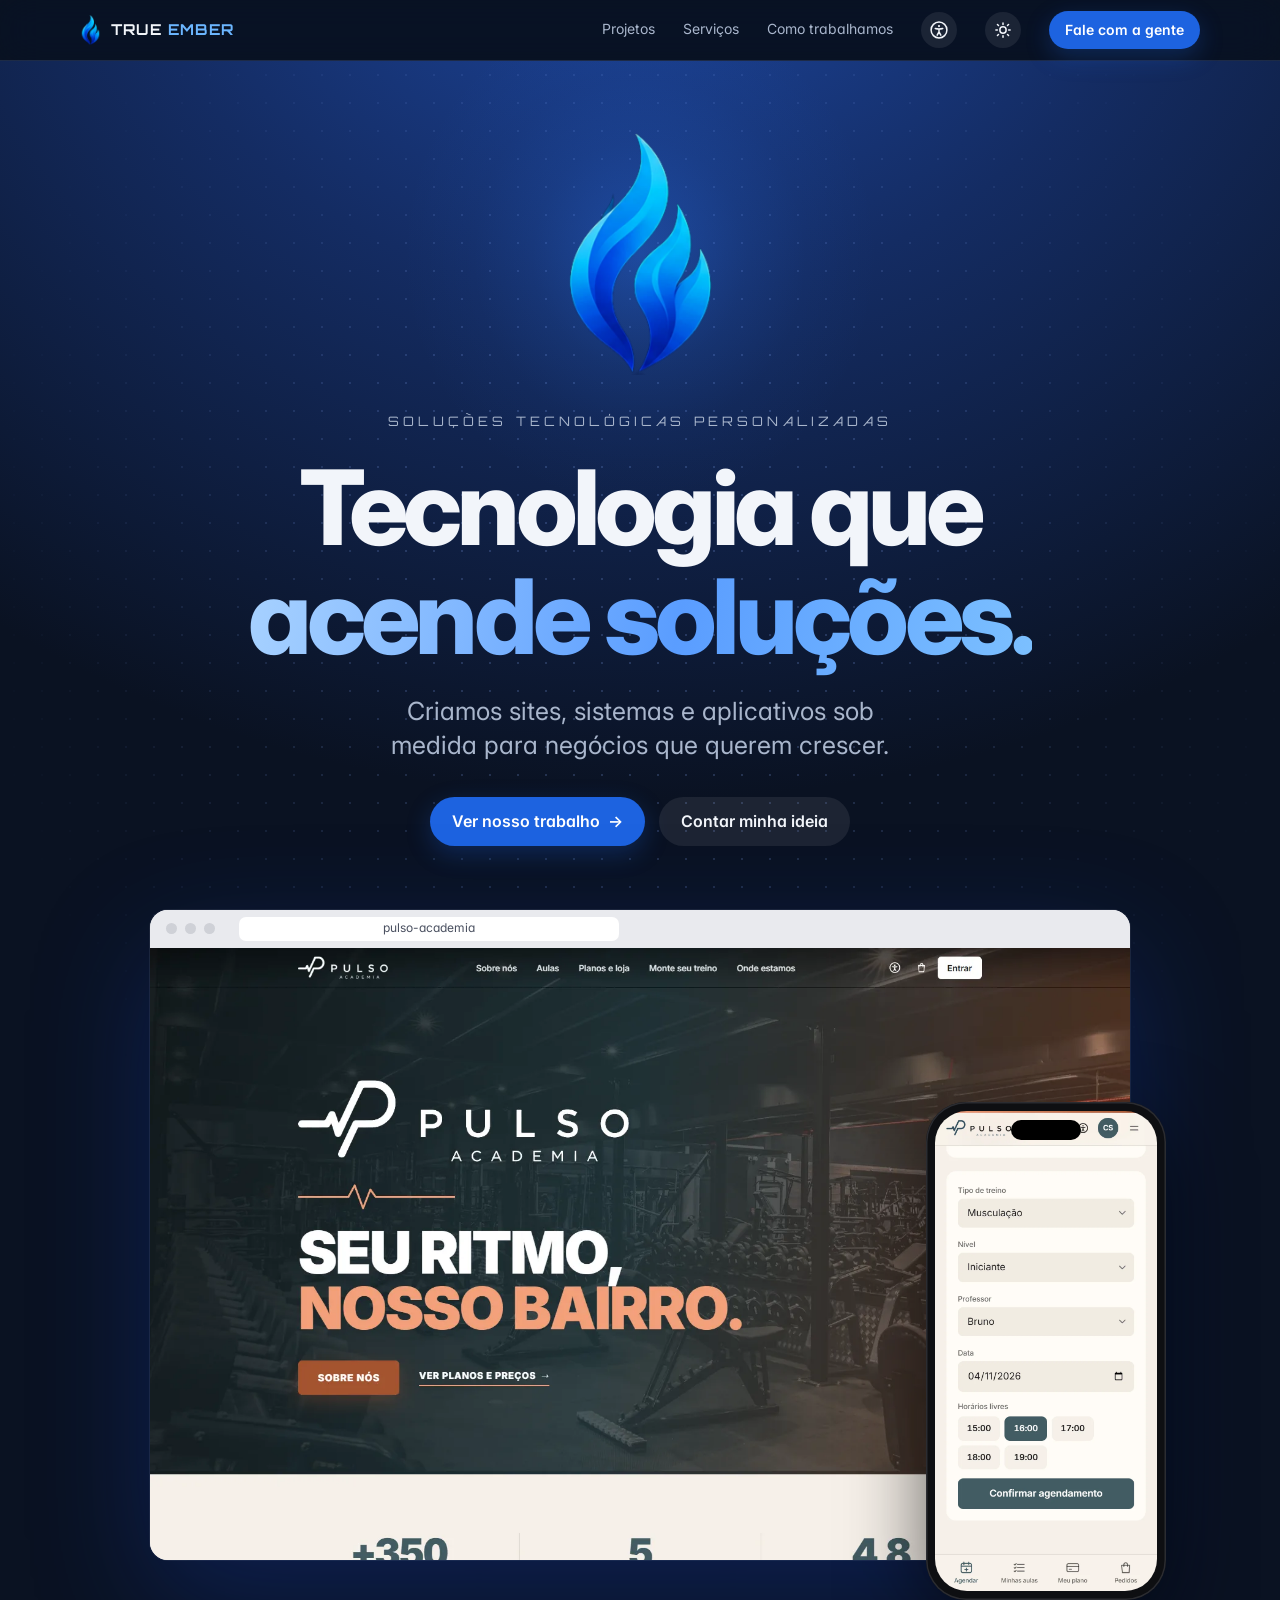
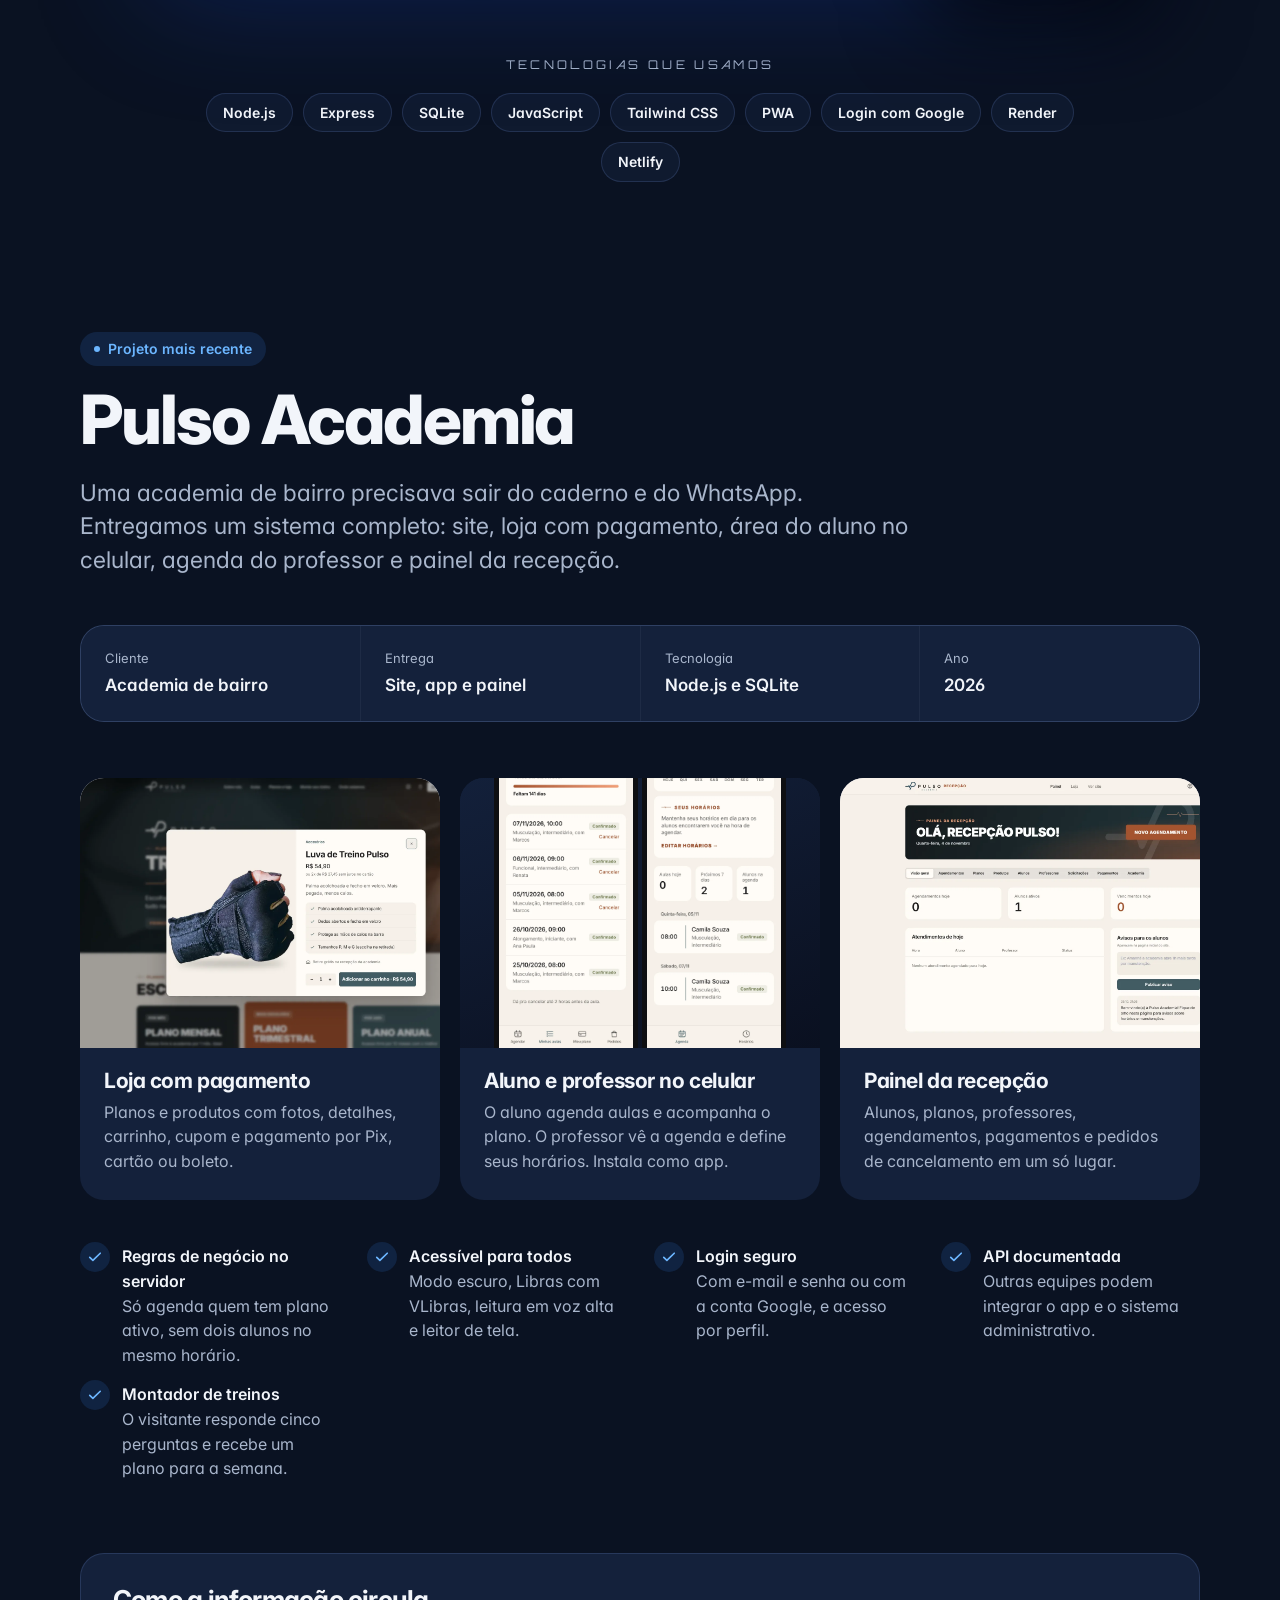
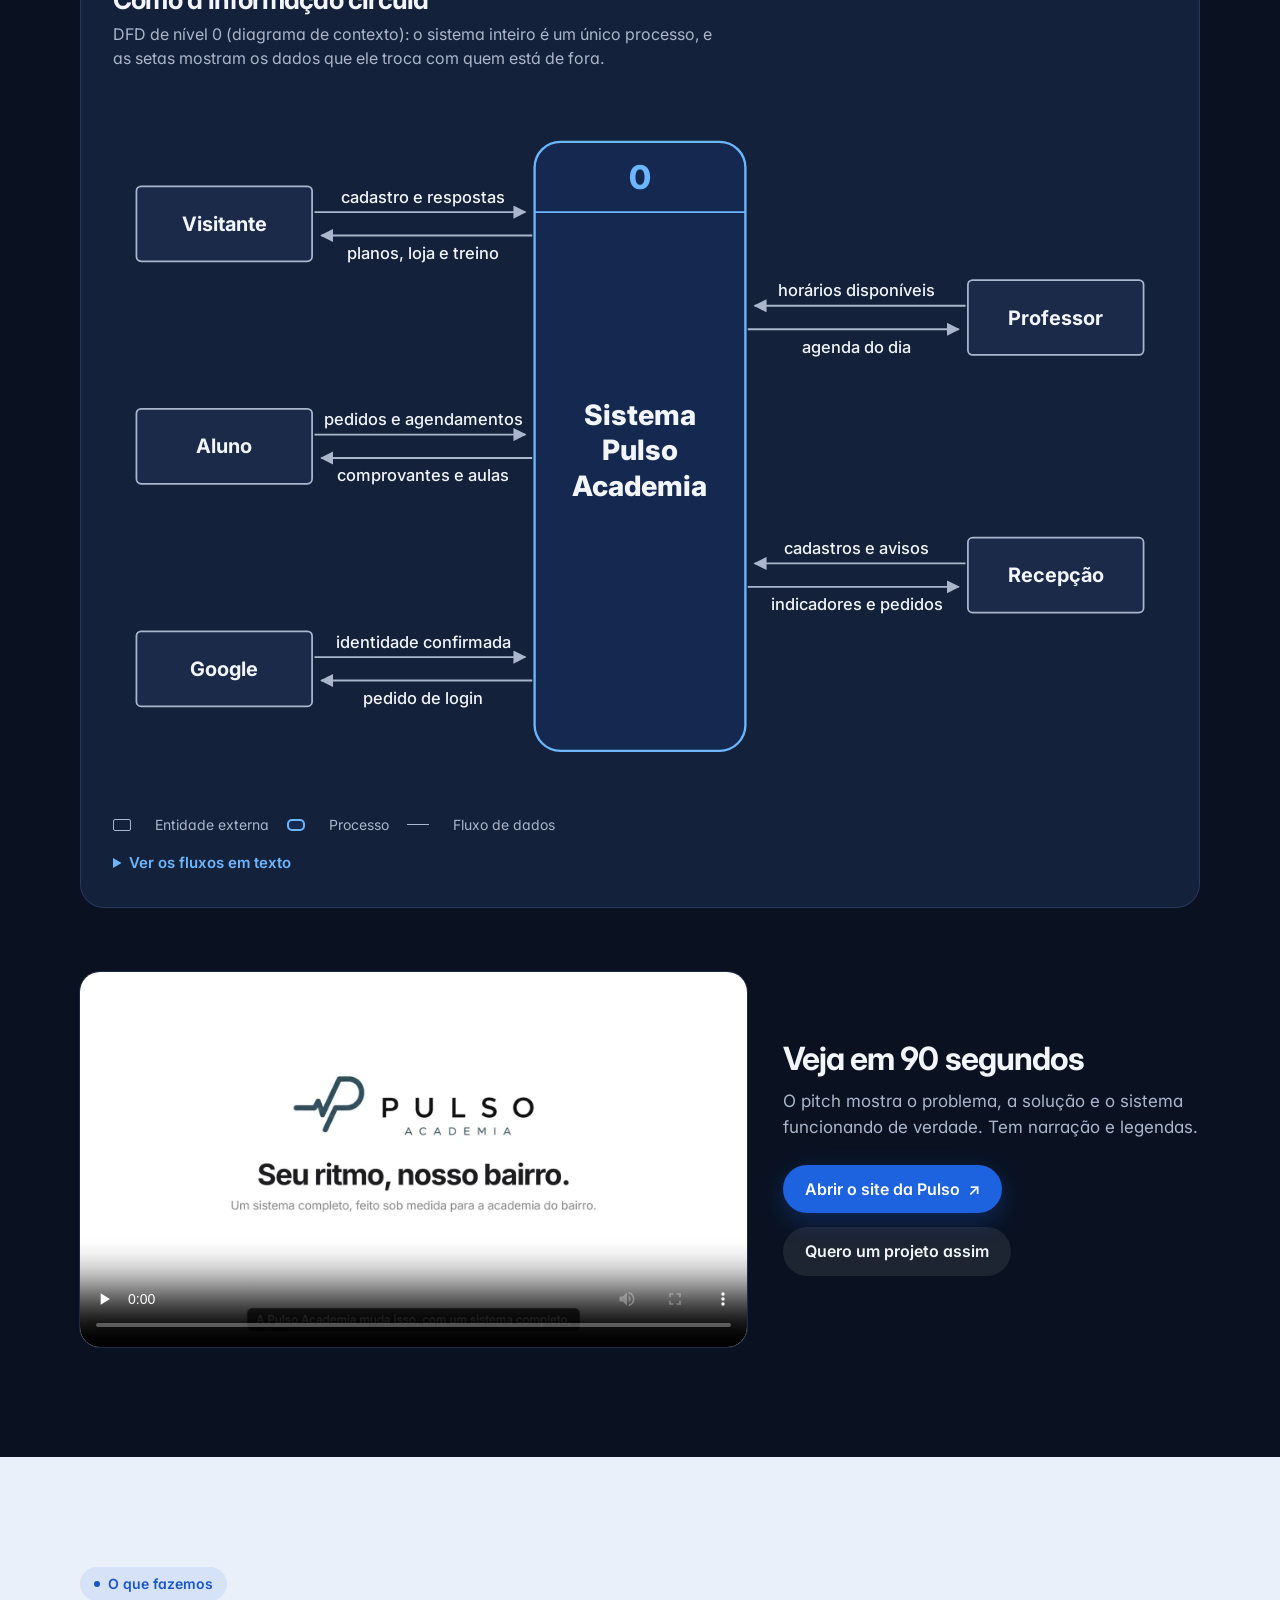
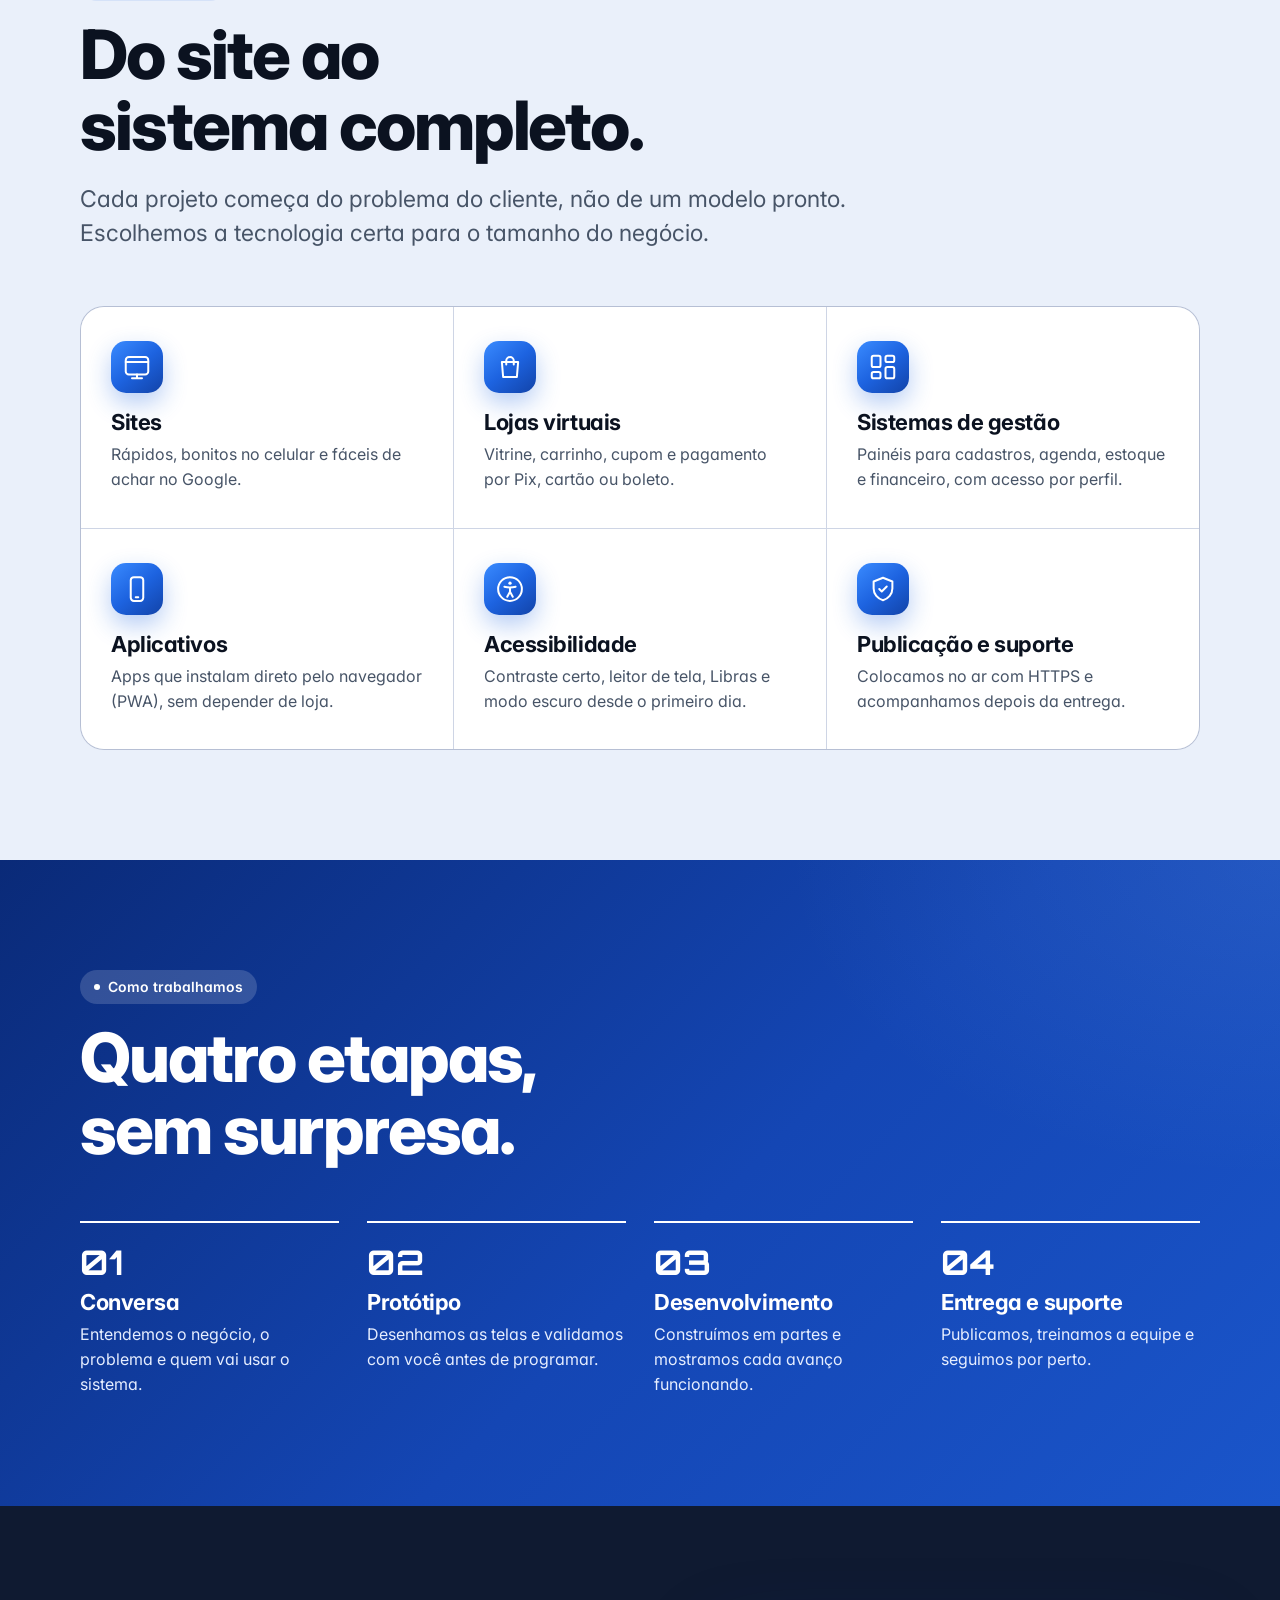
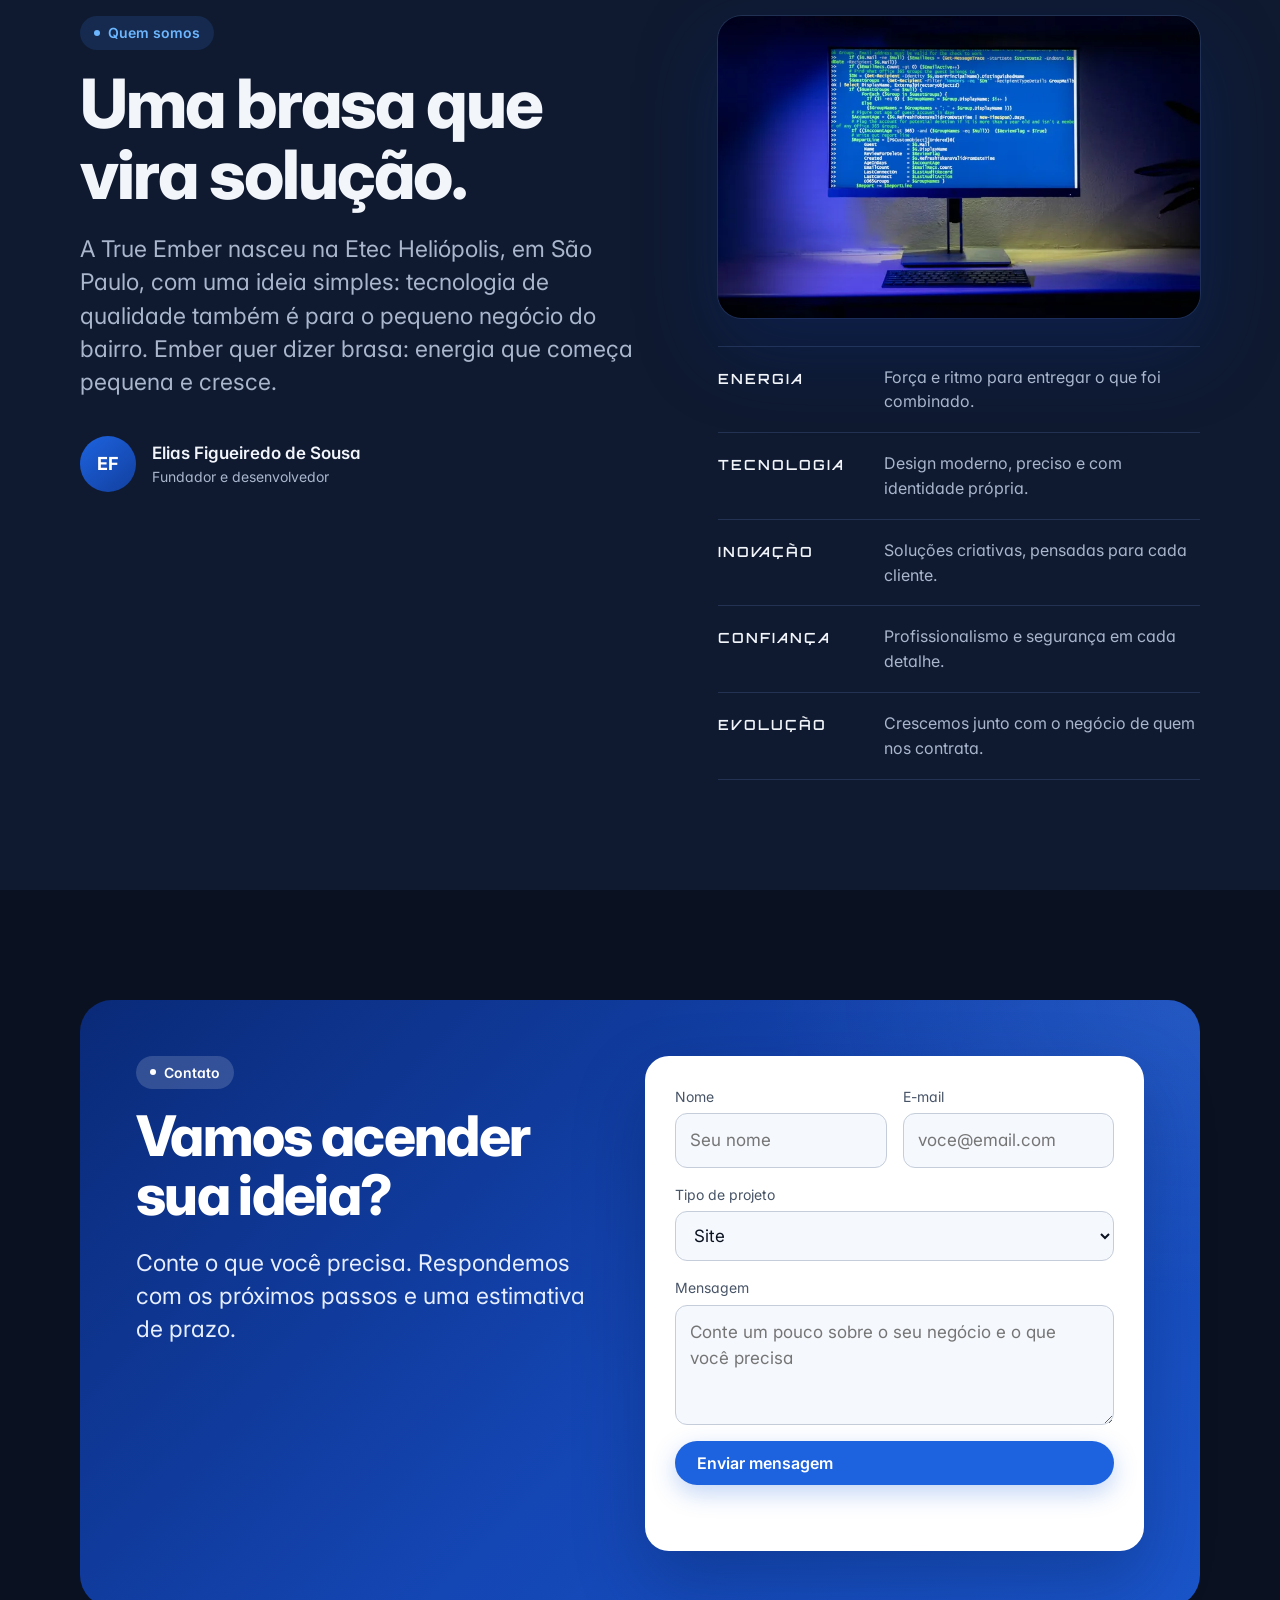
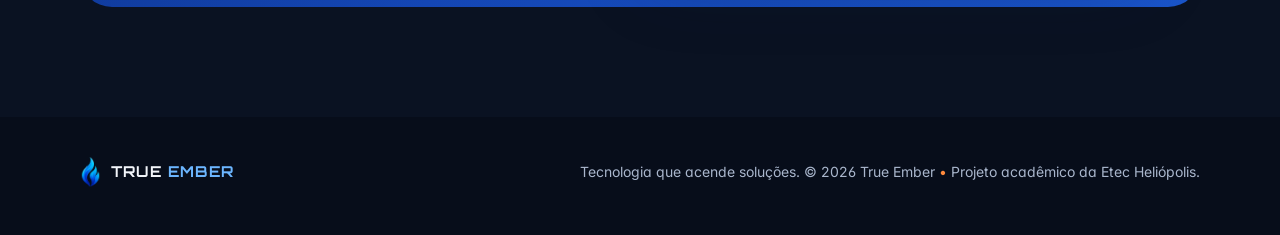
<file: index.html>
<!doctype html>
<html lang="pt-BR">
<head>
  <meta charset="utf-8">
  <meta name="viewport" content="width=device-width, initial-scale=1, viewport-fit=cover">
  <title>True Ember</title>
  <meta name="description" content="True Ember: sites, sistemas e aplicativos sob medida. Conheça a Pulso Academia, nosso projeto mais recente.">
  <meta name="theme-color" content="#0A1222">
  <meta property="og:title" content="True Ember">
  <meta property="og:description" content="Tecnologia que acende soluções. Sites, sistemas e aplicativos sob medida.">
  <meta property="og:type" content="website">
  <meta property="og:url" content="https://true-ember.netlify.app">
  <meta property="og:image" content="https://true-ember.netlify.app/assets/pulso/home-topo.webp?v=3">
  <link rel="icon" href="favicon.ico" sizes="any">
  <link rel="icon" type="image/png" sizes="32x32" href="assets/img/favicon-32.png">
  <link rel="apple-touch-icon" href="assets/img/apple-touch-icon.png">
  <link rel="preconnect" href="https://fonts.googleapis.com">
  <link rel="preconnect" href="https://fonts.gstatic.com" crossorigin>
  <link rel="stylesheet" href="https://fonts.googleapis.com/css2?family=Inter:wght@400;500;600;700;800&family=Orbitron:wght@500;600;700&display=swap">
  <link rel="stylesheet" href="css/style.css">
  <script src="js/tema.js"></script>
</head>
<body>
  <a class="pular" href="#conteudo">Pular para o conteúdo</a>

  <header class="topo faixa">
    <div class="miolo">
      <a class="marca" href="#inicio" aria-label="True Ember, início">
        <img src="assets/img/chama.webp?v=2" alt="" width="42" height="60">
        <span>TRUE <b>EMBER</b></span>
      </a>
      <nav aria-label="Seções">
        <a class="esconde-celular" href="#projetos">Projetos</a>
        <a class="esconde-celular" href="#servicos">Serviços</a>
        <a class="esconde-celular" href="#processo">Como trabalhamos</a>
        <button class="tema-botao" id="botaoAcessibilidade" type="button" aria-label="Acessibilidade: tamanho do texto e contraste" title="Acessibilidade" hidden>
          <svg width="20" height="20" viewBox="0 0 24 24" fill="none" stroke="currentColor" stroke-width="1.8" stroke-linecap="round" stroke-linejoin="round" aria-hidden="true"><circle cx="12" cy="12" r="9.5"/><circle cx="12" cy="7.3" r="1.3" fill="currentColor" stroke="none"/><path d="M7.5 10.2c3 .8 6 .8 9 0M12 10.8v3.4M12 14.2l-2.2 4M12 14.2l2.2 4"/></svg>
        </button>
        <button class="tema-botao" id="botaoTema" type="button" aria-label="Mudar o tema" hidden>
          <svg class="icone-sol" width="18" height="18" viewBox="0 0 24 24" fill="none" stroke="currentColor" stroke-width="2" stroke-linecap="round" aria-hidden="true"><circle cx="12" cy="12" r="4.2"/><path d="M12 2.5v2M12 19.5v2M4.6 4.6l1.4 1.4M18 18l1.4 1.4M2.5 12h2M19.5 12h2M4.6 19.4 6 18M18 6l1.4-1.4"/></svg>
          <svg class="icone-lua" width="18" height="18" viewBox="0 0 24 24" fill="none" stroke="currentColor" stroke-width="2" stroke-linecap="round" stroke-linejoin="round" aria-hidden="true"><path d="M20 14.5A8.5 8.5 0 0 1 9.5 4a8.5 8.5 0 1 0 10.5 10.5Z"/></svg>
        </button>
        <a class="botao primario pequeno" href="#contato"><span class="so-largo">Fale com a gente</span><span class="so-curto">Contato</span></a>
      </nav>
    </div>
  </header>

  <main id="conteudo" tabindex="-1">

    <!-- ABERTURA -->
    <section class="abertura faixa" id="inicio">
      <div class="miolo">
        <div class="chama-wrap"><img class="chama" src="assets/img/chama.webp?v=2" alt="Chama azul da True Ember" width="384" height="546"><span class="faiscas" aria-hidden="true"><i></i><i></i><i></i><i></i><i></i><i></i><i></i><i></i><i></i><i></i></span></div>
        <p class="lema">Soluções tecnológicas personalizadas</p>
        <h1>Tecnologia que <span class="degrade">acende soluções.</span></h1>
        <p class="sub">Criamos sites, sistemas e aplicativos sob medida para negócios que querem crescer.</p>
        <div class="acoes">
          <a class="botao primario" href="#projetos">Ver nosso trabalho <span class="seta" aria-hidden="true">→</span></a>
          <a class="botao secundario" href="#contato">Contar minha ideia</a>
        </div>

        <div class="vitrine" aria-hidden="true">
          <div class="janela">
            <div class="barra"><i></i><i></i><i></i><span>pulso-academia</span></div>
            <img src="assets/pulso/home-topo.webp?v=3" alt="" width="1600" height="1000">
          </div>
          <div class="celular"><img src="assets/pulso/aluno-agendar.webp?v=3" alt="" width="780" height="1688"></div>
        </div>

        <div class="pilha">
          <p id="titulo-pilha">Tecnologias que usamos</p>
          <ul aria-labelledby="titulo-pilha">
            <li>Node.js</li><li>Express</li><li>SQLite</li><li>JavaScript</li><li>Tailwind CSS</li><li>PWA</li><li>Login com Google</li><li>Render</li><li>Netlify</li>
          </ul>
        </div>
      </div>
    </section>

    <!-- PROJETO EM DESTAQUE -->
    <section class="secao faixa" id="projetos" aria-labelledby="titulo-pulso">
      <div class="miolo">
        <p class="chamada">Projeto mais recente</p>
        <h2 id="titulo-pulso">Pulso Academia</h2>
        <p class="lead">Uma academia de bairro precisava sair do caderno e do WhatsApp. Entregamos um sistema completo: site, loja com pagamento, área do aluno no celular, agenda do professor e painel da recepção.</p>

        <dl class="ficha">
          <div><dt>Cliente</dt><dd>Academia de bairro</dd></div>
          <div><dt>Entrega</dt><dd>Site, app e painel</dd></div>
          <div><dt>Tecnologia</dt><dd>Node.js e SQLite</dd></div>
          <div><dt>Ano</dt><dd>2026</dd></div>
        </dl>

        <div class="entregas">
          <article class="entrega">
            <div class="midia"><img src="assets/pulso/loja-produto.webp?v=3" alt="Loja da Pulso com a tela de detalhes de um produto" loading="lazy" width="1600" height="1000"></div>
            <div class="texto"><h3>Loja com pagamento</h3><p>Planos e produtos com fotos, detalhes, carrinho, cupom e pagamento por Pix, cartão ou boleto.</p></div>
          </article>
          <article class="entrega">
            <div class="midia celulares">
              <img src="assets/pulso/aluno-aulas.webp?v=3" alt="Área do aluno: lista de aulas agendadas" loading="lazy" width="780" height="1688">
              <img src="assets/pulso/prof-agenda.webp?v=3" alt="Área do professor: agenda do dia" loading="lazy" width="780" height="1688">
            </div>
            <div class="texto"><h3>Aluno e professor no celular</h3><p>O aluno agenda aulas e acompanha o plano. O professor vê a agenda e define seus horários. Instala como app.</p></div>
          </article>
          <article class="entrega">
            <div class="midia"><img src="assets/pulso/admin-geral.webp?v=3" alt="Painel da recepção com indicadores e atendimentos do dia" loading="lazy" width="1600" height="1000"></div>
            <div class="texto"><h3>Painel da recepção</h3><p>Alunos, planos, professores, agendamentos, pagamentos e pedidos de cancelamento em um só lugar.</p></div>
          </article>
        </div>

        <ul class="destaques">
          <li><svg width="20" height="20" viewBox="0 0 24 24" fill="none" stroke="currentColor" stroke-width="2.2" stroke-linecap="round" stroke-linejoin="round" aria-hidden="true"><path d="M5 12.5l4.2 4L19 7"/></svg><span><strong>Regras de negócio no servidor</strong>Só agenda quem tem plano ativo, sem dois alunos no mesmo horário.</span></li>
          <li><svg width="20" height="20" viewBox="0 0 24 24" fill="none" stroke="currentColor" stroke-width="2.2" stroke-linecap="round" stroke-linejoin="round" aria-hidden="true"><path d="M5 12.5l4.2 4L19 7"/></svg><span><strong>Acessível para todos</strong>Modo escuro, Libras com VLibras, leitura em voz alta e leitor de tela.</span></li>
          <li><svg width="20" height="20" viewBox="0 0 24 24" fill="none" stroke="currentColor" stroke-width="2.2" stroke-linecap="round" stroke-linejoin="round" aria-hidden="true"><path d="M5 12.5l4.2 4L19 7"/></svg><span><strong>Login seguro</strong>Com e-mail e senha ou com a conta Google, e acesso por perfil.</span></li>
          <li><svg width="20" height="20" viewBox="0 0 24 24" fill="none" stroke="currentColor" stroke-width="2.2" stroke-linecap="round" stroke-linejoin="round" aria-hidden="true"><path d="M5 12.5l4.2 4L19 7"/></svg><span><strong>API documentada</strong>Outras equipes podem integrar o app e o sistema administrativo.</span></li>
          <li><svg width="20" height="20" viewBox="0 0 24 24" fill="none" stroke="currentColor" stroke-width="2.2" stroke-linecap="round" stroke-linejoin="round" aria-hidden="true"><path d="M5 12.5l4.2 4L19 7"/></svg><span><strong>Montador de treinos</strong>O visitante responde cinco perguntas e recebe um plano para a semana.</span></li>
        </ul>

        <figure class="dfd" id="dfd">
          <figcaption>
            <h3>Como a informação circula</h3>
            <p>DFD de nível 0 (diagrama de contexto): o sistema inteiro é um único processo, e as setas mostram os dados que ele troca com quem está de fora.</p>
          </figcaption>
          <p class="dfd-dica" aria-hidden="true">Arraste o diagrama para o lado para ver tudo →</p>
          <div class="dfd-rolagem" tabindex="0" aria-label="Diagrama: role para o lado no celular">
        <svg class="dfd-svg" viewBox="0 0 900 600" role="img" aria-labelledby="dfd-titulo dfd-desc">
          <title id="dfd-titulo">DFD de nível 0 do sistema Pulso Academia</title>
          <desc id="dfd-desc">Diagrama de contexto: o sistema Pulso Academia no centro, trocando dados com cinco entidades externas: visitante, aluno, Google, professor e recepção. A lista abaixo do diagrama descreve cada fluxo.</desc>
          <defs><marker id="dfd-seta" viewBox="0 0 10 10" refX="9" refY="5" markerWidth="7" markerHeight="7" orient="auto-start-reverse"><path d="M0 0L10 5L0 10z" fill="currentColor"/></marker></defs>
          <rect class="dfd-processo" x="360" y="40" width="180" height="520" rx="22"/>
          <line class="dfd-divisao" x1="360" y1="100" x2="540" y2="100"/>
          <text class="dfd-numero" x="450" y="80" text-anchor="middle">0</text>
          <text class="dfd-sistema" x="450" y="282" text-anchor="middle">Sistema</text>
          <text class="dfd-sistema" x="450" y="312" text-anchor="middle">Pulso</text>
          <text class="dfd-sistema" x="450" y="342" text-anchor="middle">Academia</text>
          <rect class="dfd-entidade" x="20" y="78" width="150" height="64" rx="4"/><text class="dfd-nome" x="95" y="116" text-anchor="middle">Visitante</text>
          <line class="dfd-fluxo" x1="172" y1="100" x2="352" y2="100" marker-end="url(#dfd-seta)"/><line class="dfd-fluxo" x1="358" y1="120" x2="178" y2="120" marker-end="url(#dfd-seta)"/>
          <text class="dfd-rotulo" x="265" y="92" text-anchor="middle">cadastro e respostas</text><text class="dfd-rotulo" x="265" y="140" text-anchor="middle">planos, loja e treino</text>
          <rect class="dfd-entidade" x="20" y="268" width="150" height="64" rx="4"/><text class="dfd-nome" x="95" y="306" text-anchor="middle">Aluno</text>
          <line class="dfd-fluxo" x1="172" y1="290" x2="352" y2="290" marker-end="url(#dfd-seta)"/><line class="dfd-fluxo" x1="358" y1="310" x2="178" y2="310" marker-end="url(#dfd-seta)"/>
          <text class="dfd-rotulo" x="265" y="282" text-anchor="middle">pedidos e agendamentos</text><text class="dfd-rotulo" x="265" y="330" text-anchor="middle">comprovantes e aulas</text>
          <rect class="dfd-entidade" x="20" y="458" width="150" height="64" rx="4"/><text class="dfd-nome" x="95" y="496" text-anchor="middle">Google</text>
          <line class="dfd-fluxo" x1="172" y1="480" x2="352" y2="480" marker-end="url(#dfd-seta)"/><line class="dfd-fluxo" x1="358" y1="500" x2="178" y2="500" marker-end="url(#dfd-seta)"/>
          <text class="dfd-rotulo" x="265" y="472" text-anchor="middle">identidade confirmada</text><text class="dfd-rotulo" x="265" y="520" text-anchor="middle">pedido de login</text>
          <rect class="dfd-entidade" x="730" y="158" width="150" height="64" rx="4"/><text class="dfd-nome" x="805" y="196" text-anchor="middle">Professor</text>
          <line class="dfd-fluxo" x1="728" y1="180" x2="548" y2="180" marker-end="url(#dfd-seta)"/><line class="dfd-fluxo" x1="542" y1="200" x2="722" y2="200" marker-end="url(#dfd-seta)"/>
          <text class="dfd-rotulo" x="635" y="172" text-anchor="middle">horários disponíveis</text><text class="dfd-rotulo" x="635" y="220" text-anchor="middle">agenda do dia</text>
          <rect class="dfd-entidade" x="730" y="378" width="150" height="64" rx="4"/><text class="dfd-nome" x="805" y="416" text-anchor="middle">Recepção</text>
          <line class="dfd-fluxo" x1="728" y1="400" x2="548" y2="400" marker-end="url(#dfd-seta)"/><line class="dfd-fluxo" x1="542" y1="420" x2="722" y2="420" marker-end="url(#dfd-seta)"/>
          <text class="dfd-rotulo" x="635" y="392" text-anchor="middle">cadastros e avisos</text><text class="dfd-rotulo" x="635" y="440" text-anchor="middle">indicadores e pedidos</text>
        </svg>
          </div>
          <p class="dfd-legenda"><span class="dfd-l-entidade"></span>Entidade externa <span class="dfd-l-processo"></span>Processo <span class="dfd-l-fluxo"></span>Fluxo de dados</p>
          <details class="dfd-texto">
            <summary>Ver os fluxos em texto</summary>
            <table>
              <thead><tr><th scope="col">Entidade</th><th scope="col">Envia ao sistema</th><th scope="col">Recebe do sistema</th></tr></thead>
              <tbody>
              <tr><th scope="row">Visitante</th><td>cadastro e respostas</td><td>planos, loja e treino</td></tr>
              <tr><th scope="row">Aluno</th><td>pedidos e agendamentos</td><td>comprovantes e aulas</td></tr>
              <tr><th scope="row">Google</th><td>identidade confirmada</td><td>pedido de login</td></tr>
              <tr><th scope="row">Professor</th><td>horários disponíveis</td><td>agenda do dia</td></tr>
              <tr><th scope="row">Recepção</th><td>cadastros e avisos</td><td>indicadores e pedidos</td></tr>
              </tbody>
            </table>
          </details>
        </figure>

        <div class="pitch" id="pitch">
          <video controls preload="none" playsinline poster="assets/video/pitch-poster.webp" aria-describedby="pitch-desc">
            <source src="assets/video/pitch-pulso.mp4" type="video/mp4">
            Seu navegador não reproduz vídeo. <a href="assets/video/pitch-pulso.mp4">Abra o vídeo do pitch</a>.
          </video>
          <div>
            <h3>Veja em 90 segundos</h3>
            <p id="pitch-desc">O pitch mostra o problema, a solução e o sistema funcionando de verdade. Tem narração e legendas.</p>
            <div class="acoes">
              <a class="botao primario" id="linkPulso" href="#" target="_blank" rel="noopener" hidden>Abrir o site da Pulso <span class="seta" aria-hidden="true">↗</span></a>
              <a class="botao secundario" href="#contato">Quero um projeto assim</a>
            </div>
          </div>
        </div>
      </div>
    </section>

    <!-- SERVIÇOS -->
    <section class="secao faixa tom-invertido" id="servicos" aria-labelledby="titulo-servicos">
      <div class="miolo">
        <p class="chamada">O que fazemos</p>
        <h2 id="titulo-servicos">Do site ao sistema completo.</h2>
        <p class="lead">Cada projeto começa do problema do cliente, não de um modelo pronto. Escolhemos a tecnologia certa para o tamanho do negócio.</p>
        <div class="servicos">
          <div class="servico">
            <svg width="30" height="30" viewBox="0 0 24 24" fill="none" stroke="currentColor" stroke-width="1.6" stroke-linecap="round" stroke-linejoin="round" aria-hidden="true"><rect x="3" y="4" width="18" height="14" rx="2.5"/><path d="M3 8h18M8 21h8M12 18v3"/></svg>
            <h3>Sites</h3><p>Rápidos, bonitos no celular e fáceis de achar no Google.</p>
          </div>
          <div class="servico">
            <svg width="30" height="30" viewBox="0 0 24 24" fill="none" stroke="currentColor" stroke-width="1.6" stroke-linecap="round" stroke-linejoin="round" aria-hidden="true"><path d="M5.5 8h13l-1 12h-11l-1-12Z"/><path d="M9 10V7a3 3 0 0 1 6 0v3"/></svg>
            <h3>Lojas virtuais</h3><p>Vitrine, carrinho, cupom e pagamento por Pix, cartão ou boleto.</p>
          </div>
          <div class="servico">
            <svg width="30" height="30" viewBox="0 0 24 24" fill="none" stroke="currentColor" stroke-width="1.6" stroke-linecap="round" stroke-linejoin="round" aria-hidden="true"><rect x="3" y="3" width="7" height="9" rx="1.5"/><rect x="14" y="3" width="7" height="5" rx="1.5"/><rect x="14" y="12" width="7" height="9" rx="1.5"/><rect x="3" y="16" width="7" height="5" rx="1.5"/></svg>
            <h3>Sistemas de gestão</h3><p>Painéis para cadastros, agenda, estoque e financeiro, com acesso por perfil.</p>
          </div>
          <div class="servico">
            <svg width="30" height="30" viewBox="0 0 24 24" fill="none" stroke="currentColor" stroke-width="1.6" stroke-linecap="round" stroke-linejoin="round" aria-hidden="true"><rect x="7" y="2.5" width="10" height="19" rx="2.5"/><path d="M11 18.5h2"/></svg>
            <h3>Aplicativos</h3><p>Apps que instalam direto pelo navegador (PWA), sem depender de loja.</p>
          </div>
          <div class="servico">
            <svg width="30" height="30" viewBox="0 0 24 24" fill="none" stroke="currentColor" stroke-width="1.6" stroke-linecap="round" stroke-linejoin="round" aria-hidden="true"><circle cx="12" cy="12" r="9.5"/><circle cx="12" cy="7.3" r="1.3" fill="currentColor" stroke="none"/><path d="M7.5 10.2c3 .8 6 .8 9 0M12 10.8v3.4M12 14.2l-2.2 4M12 14.2l2.2 4"/></svg>
            <h3>Acessibilidade</h3><p>Contraste certo, leitor de tela, Libras e modo escuro desde o primeiro dia.</p>
          </div>
          <div class="servico">
            <svg width="30" height="30" viewBox="0 0 24 24" fill="none" stroke="currentColor" stroke-width="1.6" stroke-linecap="round" stroke-linejoin="round" aria-hidden="true"><path d="M12 3 4.5 6v5.5c0 4.6 3.2 8.4 7.5 9.5 4.3-1.1 7.5-4.9 7.5-9.5V6L12 3Z"/><path d="m9 12 2 2 4-4"/></svg>
            <h3>Publicação e suporte</h3><p>Colocamos no ar com HTTPS e acompanhamos depois da entrega.</p>
          </div>
        </div>
      </div>
    </section>

    <!-- PROCESSO -->
    <section class="secao faixa tom-azul" id="processo" aria-labelledby="titulo-processo">
      <div class="miolo">
        <p class="chamada">Como trabalhamos</p>
        <h2 id="titulo-processo">Quatro etapas, sem surpresa.</h2>
        <ol class="etapas">
          <li><h3>Conversa</h3><p>Entendemos o negócio, o problema e quem vai usar o sistema.</p></li>
          <li><h3>Protótipo</h3><p>Desenhamos as telas e validamos com você antes de programar.</p></li>
          <li><h3>Desenvolvimento</h3><p>Construímos em partes e mostramos cada avanço funcionando.</p></li>
          <li><h3>Entrega e suporte</h3><p>Publicamos, treinamos a equipe e seguimos por perto.</p></li>
        </ol>
      </div>
    </section>

    <!-- SOBRE -->
    <section class="secao faixa tom-alt" id="sobre" aria-labelledby="titulo-sobre">
      <div class="miolo sobre">
        <div>
          <p class="chamada">Quem somos</p>
          <h2 id="titulo-sobre">Uma brasa que vira solução.</h2>
          <p class="lead">A True Ember nasceu na Etec Heliópolis, em São Paulo, com uma ideia simples: tecnologia de qualidade também é para o pequeno negócio do bairro. Ember quer dizer brasa: energia que começa pequena e cresce.</p>
          <div class="pessoa">
            <div class="avatar" aria-hidden="true">EF</div>
            <p>Elias Figueiredo de Sousa<small>Fundador e desenvolvedor</small></p>
          </div>
        </div>
        <div class="sobre-lado">
        <figure class="sobre-foto"><img src="assets/img/sobre-codigo-800.webp" srcset="assets/img/sobre-codigo-800.webp 800w, assets/img/sobre-codigo.webp 1600w" sizes="(min-width: 900px) 480px, 100vw" alt="" loading="lazy" width="1600" height="1067"></figure>
        <ul class="valores" aria-label="Nossos valores">
          <li><b>Energia</b><span>Força e ritmo para entregar o que foi combinado.</span></li>
          <li><b>Tecnologia</b><span>Design moderno, preciso e com identidade própria.</span></li>
          <li><b>Inovação</b><span>Soluções criativas, pensadas para cada cliente.</span></li>
          <li><b>Confiança</b><span>Profissionalismo e segurança em cada detalhe.</span></li>
          <li><b>Evolução</b><span>Crescemos junto com o negócio de quem nos contrata.</span></li>
        </ul>
        </div>
      </div>
    </section>

    <!-- CONTATO -->
    <section class="secao faixa" id="contato" aria-labelledby="titulo-contato">
      <div class="miolo contato">
        <div>
          <p class="chamada">Contato</p>
          <h2 id="titulo-contato">Vamos acender sua ideia?</h2>
          <p class="lead">Conte o que você precisa. Respondemos com os próximos passos e uma estimativa de prazo.</p>
          <ul class="canais" id="canais"></ul>
        </div>
        <form class="formulario" id="formContato" name="contato" method="POST" action="obrigado.html" data-netlify="true" netlify-honeypot="campo-bot">
          <input type="hidden" name="form-name" value="contato">
          <p class="escondido"><label>Não preencha: <input name="campo-bot" id="campo-bot" tabindex="-1" autocomplete="off"></label></p>
          <div class="linha2">
            <label for="ctNome">Nome<input id="ctNome" name="nome" required autocomplete="name" placeholder="Seu nome"></label>
            <label for="ctEmail">E-mail<input id="ctEmail" name="email" type="email" required autocomplete="email" placeholder="voce@email.com"></label>
          </div>
          <label for="ctTipo">Tipo de projeto
            <select id="ctTipo" name="tipo">
              <option>Site</option><option>Loja virtual</option><option>Sistema de gestão</option><option>Aplicativo</option><option>Ainda não sei</option>
            </select>
          </label>
          <label for="ctMensagem">Mensagem<textarea id="ctMensagem" name="mensagem" required placeholder="Conte um pouco sobre o seu negócio e o que você precisa"></textarea></label>
          <button class="botao primario" type="submit" id="ctEnviar">Enviar mensagem</button>
          <p class="aviso" id="ctAviso" role="status"></p>
        </form>
      </div>
    </section>
  </main>

  <footer class="rodape faixa">
    <div class="miolo">
      <a class="marca" href="#inicio" aria-label="True Ember, voltar ao início"><img src="assets/img/chama.webp?v=2" alt="" width="42" height="60"><span>TRUE <b>EMBER</b></span></a>
      <p>Tecnologia que acende soluções. © 2026 True Ember <span class="brasa" aria-hidden="true">•</span> Projeto acadêmico da Etec Heliópolis.</p>
    </div>
  </footer>

  <!-- Painel de acessibilidade (a lógica fica em js/tema.js) -->
  <dialog class="painel-a11y" id="painelAcessibilidade" aria-labelledby="tituloAcessibilidade">
    <div class="painel-topo">
      <h2 id="tituloAcessibilidade">Acessibilidade</h2>
      <button class="tema-botao" type="button" data-fechar aria-label="Fechar">
        <svg width="14" height="14" viewBox="0 0 24 24" fill="none" stroke="currentColor" stroke-width="3" stroke-linecap="round" aria-hidden="true"><path d="M6 6l12 12M18 6L6 18"/></svg>
      </button>
    </div>

    <p class="painel-rotulo" id="rotuloTexto">Tamanho do texto</p>
    <div class="seg-texto" role="group" aria-labelledby="rotuloTexto">
      <button type="button" data-texto="menor" aria-label="Menor" style="font-size:14px">A</button>
      <button type="button" data-texto="normal" aria-label="Normal" style="font-size:17px">A</button>
      <button type="button" data-texto="maior" aria-label="Maior" style="font-size:20px">A</button>
      <button type="button" data-texto="enorme" aria-label="Muito maior" style="font-size:24px">A</button>
    </div>

    <div class="painel-linha">
      <div>
        <p class="painel-rotulo" id="rotuloContraste">Contraste reforçado</p>
        <p class="painel-dica">Textos mais fortes, bordas visíveis e links sublinhados.</p>
      </div>
      <button class="interruptor" id="botaoContraste" type="button" role="switch" aria-labelledby="rotuloContraste" aria-checked="false"><span></span></button>
    </div>

    <ul class="painel-notas">
      <li><b>Tema:</b> use o botão de sol ou lua no topo.</li>
      <li><b>Libras:</b> toque no botão azul do VLibras, na lateral da tela.</li>
      <li><b>Teclado:</b> navegue com Tab; Esc fecha esta janela.</li>
    </ul>
  </dialog>

  <script src="js/main.js" defer></script>
</body>
</html>
</file>
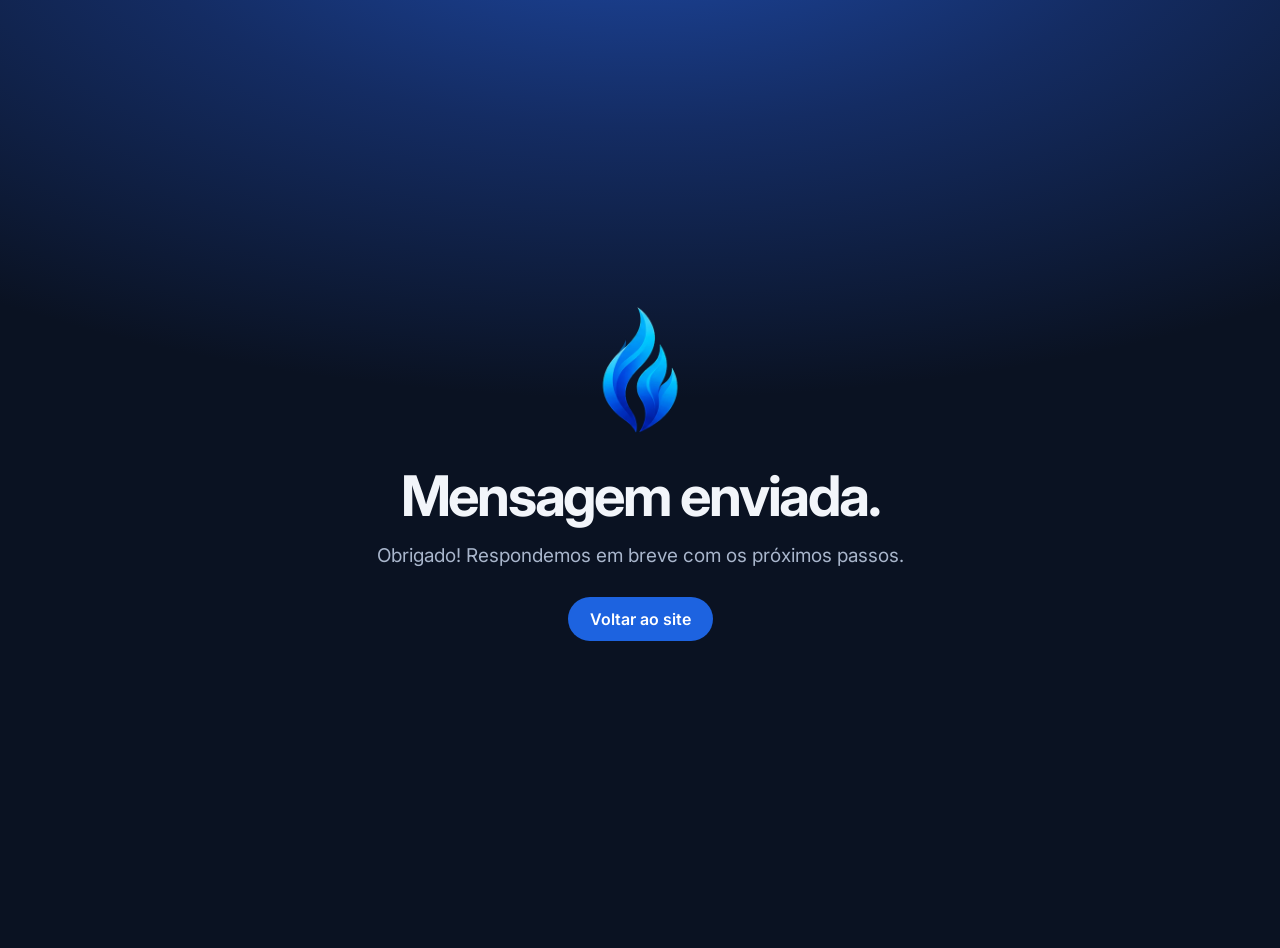
<file: obrigado.html>
<!doctype html>
<html lang="pt-BR">
<head>
  <meta charset="utf-8">
  <meta name="viewport" content="width=device-width, initial-scale=1">
  <title>Mensagem enviada · True Ember</title>
  <link rel="icon" href="favicon.ico" sizes="any">
  <meta name="theme-color" content="#0A1222">
  <link rel="stylesheet" href="https://fonts.googleapis.com/css2?family=Inter:wght@400;600;800&display=swap">
  <link rel="stylesheet" href="css/obrigado.css">
  <script src="js/tema.js"></script>
</head>
<body>
  <main>
    <img src="assets/img/chama.webp?v=2" alt="">
    <h1>Mensagem enviada.</h1>
    <p>Obrigado! Respondemos em breve com os próximos passos.</p>
    <a href="index.html">Voltar ao site</a>
  </main>
</body>
</html>
</file>
<file: css/style.css>
/* =========================================================
   True Ember — folha de estilos do site
   Organização:
     1. Variáveis (cores, fontes, medidas) e tema claro
     2. Base (reset, tipografia, links, foco)
     3. Estrutura (faixas, miolo, topo, botão de tema)
     4. Componentes (botões, janela, celular)
     5. Seções (abertura, projeto, serviços, processo, sobre, contato, rodapé)
     6. Acessibilidade (movimento reduzido)
   ========================================================= */

/* Layout: coluna central de 1120px e cor com ritmo: cada seção pinta o próprio fundo
   (marinho, gelo, azul da marca) para a página não ficar "toda preta" ou "toda branca".
   Cada tom é só um conjunto de variáveis; os componentes são os mesmos em todas as seções. */
:root {
  color-scheme: dark;
  --fundo: #0A1222;        /* marinho (no lugar do preto) */
  --fundo-alt: #0F1A31;
  --superficie: #14213B;   /* cartões e painéis */
  --superficie-2: #1B2A48;
  --linha: rgba(140, 175, 255, 0.16);
  --texto: #F2F5FA;
  --texto-2: #A9B6CC;      /* secundário: 9,1:1 sobre o fundo */
  --azul: #1D63E0;         /* azul royal da chama; com texto branco passa no contraste AA */
  --azul-claro: #6CB6FF;   /* texto/links azuis sobre o escuro */
  --azul-tinta: rgba(60, 140, 255, 0.14);
  --brilho-abertura: radial-gradient(120% 75% at 50% -12%, #1E4AA8 0%, #142C63 34%, rgba(20, 44, 99, 0) 72%);
  --ciano: #3CC8FF;
  --brasa: #FF8A3D;        /* versão secundária (laranja) da marca, usada só em um detalhe */
  --ok: #7EE0A7;
  --topo-fundo: rgba(10, 18, 34, 0.72);
  --topo-fundo-forte: rgba(10, 18, 34, 0.85);
  --botao-2: rgba(255, 255, 255, 0.08);
  --borda-campo: transparent;
  --midia-celulares: linear-gradient(160deg, #13203A, #0A1020);
  --sombra-janela: 0 40px 120px rgba(20, 70, 200, 0.28), 0 0 0 1px rgba(255, 255, 255, 0.08);
  --sombra-celular: 0 30px 80px rgba(0, 0, 0, 0.6);

  --fonte-marca: 'Orbitron', 'Eurostile', 'Segoe UI', sans-serif;
  --fonte: -apple-system, BlinkMacSystemFont, 'Inter', 'Segoe UI', Roboto, sans-serif;

  --largura: 1120px;
  --raio: 24px;
}

/* Tema claro: o js/tema.js coloca data-tema="claro" no <html> (escolha salva ou tema do sistema).
   Contraste AA: texto-2 7,2:1 e azul dos links 5,7:1 sobre o branco-gelo. */
:root[data-tema="claro"] {
  color-scheme: light;
  --fundo: #F5F8FD;        /* branco-gelo (no lugar do branco puro) */
  --fundo-alt: #E9EFFA;
  --superficie: #FFFFFF;
  --superficie-2: #F5F8FD;
  --linha: rgba(10, 30, 80, 0.12);
  --texto: #0B1220;
  --texto-2: #475467;
  --azul-tinta: rgba(29, 99, 224, 0.10);
  --brilho-abertura: radial-gradient(120% 75% at 50% -12%, #C9DCFF 0%, #E2EBFC 38%, rgba(226, 235, 252, 0) 72%);
  --azul-claro: #1A56C4;
  --brasa: #C2510F;
  --ok: #157347;
  --topo-fundo: rgba(245, 248, 253, 0.75);
  --topo-fundo-forte: rgba(245, 248, 253, 0.88);
  --botao-2: rgba(10, 30, 80, 0.06);
  --borda-campo: #C5CDDA;
  --midia-celulares: linear-gradient(160deg, #DCE6F7, #C9D6EE);
  --sombra-janela: 0 30px 80px rgba(20, 50, 120, 0.18), 0 0 0 1px rgba(10, 30, 80, 0.08);
  --sombra-celular: 0 24px 60px rgba(10, 20, 50, 0.3);
}
* { box-sizing: border-box; }
html { scroll-behavior: smooth; scroll-padding-top: 80px; background: var(--fundo); }
body { margin: 0; background: var(--fundo); color: var(--texto); font-family: var(--fonte); font-size: 17px; line-height: 1.55; -webkit-font-smoothing: antialiased; font-feature-settings: 'cv11', 'ss01'; }
img, video { max-width: 100%; height: auto; display: block; }
[hidden] { display: none !important; }
a { color: var(--azul-claro); text-decoration: none; }
a:hover { text-decoration: underline; text-underline-offset: 3px; }
h1, h2, h3 { margin: 0; text-wrap: balance; letter-spacing: -0.03em; line-height: 1.05; }
p { margin: 0; }
:focus-visible { outline: 3px solid var(--azul-claro); outline-offset: 3px; border-radius: 8px; }
.sr-only { position: absolute; width: 1px; height: 1px; overflow: hidden; clip: rect(0 0 0 0); white-space: nowrap; }

.faixa { padding-left: max(16px, env(safe-area-inset-left, 0px)); padding-right: max(16px, env(safe-area-inset-right, 0px)); }
.miolo { max-width: var(--largura); margin: 0 auto; }

.pular { position: fixed; top: 10px; left: 10px; z-index: 100; padding: 10px 16px; border-radius: 12px; background: var(--texto); color: var(--fundo); font-weight: 600; transform: translateY(-160%); transition: transform .15s; }
.pular:focus { transform: none; }

/* ---------- Topo (barra translúcida) ---------- */
body::before { content: ""; position: fixed; inset: 0 0 auto; height: env(safe-area-inset-top, 0px); z-index: 10; background: var(--topo-fundo-forte); }
.topo { position: sticky; top: env(safe-area-inset-top, 0px); z-index: 20; background: var(--topo-fundo); -webkit-backdrop-filter: saturate(180%) blur(20px); backdrop-filter: saturate(180%) blur(20px); border-bottom: 1px solid var(--linha); }
.topo { transition: box-shadow .25s ease; }
.topo.rolou { box-shadow: 0 8px 30px rgba(0, 0, 0, 0.18); }
.topo .miolo { height: 60px; display: flex; align-items: center; justify-content: space-between; gap: 16px; }
.marca { display: flex; align-items: center; gap: 10px; color: var(--texto); }
.marca:hover { text-decoration: none; }
.marca img { height: 30px; width: auto; }
.marca span { white-space: nowrap; font-family: var(--fonte-marca); font-weight: 700; font-size: 15px; letter-spacing: 0.08em; }
.marca b { color: var(--azul-claro); font-weight: 700; }
.topo nav { display: flex; align-items: center; gap: 28px; font-size: 14px; }
.topo nav a { color: var(--texto-2); }
.topo nav a:hover { color: var(--texto); text-decoration: none; }
.topo nav a.ativo:not(.botao) { color: var(--texto); box-shadow: 0 2px 0 var(--azul-claro); padding-bottom: 4px; }
.tema-botao { width: 36px; height: 36px; flex: none; display: grid; place-items: center; padding: 0; border: 0; border-radius: 50%; background: var(--botao-2); color: var(--texto); cursor: pointer; }
.tema-botao:hover { filter: brightness(1.15); }
.tema-botao .icone-lua, :root[data-tema="claro"] .tema-botao .icone-sol { display: none; }
:root[data-tema="claro"] .tema-botao .icone-lua { display: block; }
.botao { display: inline-flex; align-items: center; gap: 8px; padding: 12px 22px; border-radius: 999px; font-weight: 600; font-size: 16px; border: 0; cursor: pointer; font-family: inherit; transition: filter .15s, background-color .15s; }
.botao:hover { text-decoration: none; filter: brightness(1.1); }
.botao:active { transform: scale(0.98); }
.botao.primario { background: var(--azul); color: #fff; }
.botao.secundario { background: var(--botao-2); color: var(--texto); }
.botao.pequeno { padding: 8px 16px; font-size: 14px; }
.so-curto { display: none; }
@media (max-width: 760px) { .topo nav .esconde-celular { display: none; } .topo nav { gap: 8px; } .topo .miolo { gap: 8px; } }
@media (max-width: 430px) { .so-largo { display: none; } .so-curto { display: inline; } .topo nav .botao.pequeno { padding-inline: 12px; } }
@media (max-width: 350px) { .topo nav .botao.pequeno { display: none; } }
/* Com texto maior o topo não cabe inteiro no celular: o botão de contato sai (a abertura já tem o mesmo convite). */
@media (max-width: 430px) { :root[data-texto="maior"] .topo nav .botao.pequeno, :root[data-texto="enorme"] .topo nav .botao.pequeno { display: none; } }

/* ---------- Abertura ---------- */
.abertura { text-align: center; padding-block: 72px 40px; position: relative; overflow: hidden; background: var(--brilho-abertura), var(--fundo); }
.abertura .chama-wrap { position: relative; width: 170px; margin: 0 auto 36px; }
.abertura .chama-wrap::before { content: ""; position: absolute; inset: -55% -90%; background: radial-gradient(closest-side, rgba(46, 123, 255, 0.36), rgba(46, 123, 255, 0.12) 45%, rgba(46, 123, 255, 0.04) 70%, rgba(46, 123, 255, 0) 100%); animation: respirar 5s ease-in-out infinite; }
.abertura .chama { position: relative; width: 170px; height: auto; animation: chama-entra 1.2s cubic-bezier(.2,.8,.2,1) both; }
@keyframes respirar { 0%, 100% { opacity: .65; transform: scale(1); } 50% { opacity: 1; transform: scale(1.06); } }
@keyframes chama-entra { from { opacity: 0; transform: translateY(18px) scale(.94); } to { opacity: 1; transform: none; } }
.lema { font-family: var(--fonte-marca); font-size: 13px; letter-spacing: 0.32em; color: var(--texto-2); text-transform: uppercase; margin-bottom: 22px; }
.abertura h1 { font-size: clamp(46px, 8.4vw, 104px); font-weight: 800; letter-spacing: -0.045em; max-width: 13ch; margin: 0 auto; }
/* Parte do título em degradê azul (texto grande: contraste acima de 4,5:1 em todo o degradê). */
.degrade { background: linear-gradient(100deg, #A8D2FF 0%, #5A9DFF 55%, #7CC0FF 100%); -webkit-background-clip: text; background-clip: text; color: transparent; }
:root[data-tema="claro"] .degrade { background-image: linear-gradient(100deg, #1A56C4 0%, #0E3A9E 60%, #1D63E0 100%); }
:root[data-contraste="alto"] .degrade { background: none; color: var(--texto); }
.abertura .sub { margin: 24px auto 0; max-width: 34ch; font-size: clamp(19px, 2.2vw, 25px); line-height: 1.35; color: var(--texto-2); }
.acoes { display: flex; flex-wrap: wrap; gap: 14px; justify-content: center; margin-top: 34px; }

/* ---------- Vitrine (janela + celular) ---------- */
.vitrine { position: relative; max-width: 980px; margin: 64px auto 0; padding-bottom: 40px; }
.janela { border-radius: 18px; overflow: hidden; background: #fff; box-shadow: var(--sombra-janela); }
.janela .barra { height: 38px; display: flex; align-items: center; gap: 8px; padding: 0 16px; background: #E9EAEE; }
.janela .barra i { width: 11px; height: 11px; border-radius: 50%; background: #CFD1D7; }
.janela .barra span { margin-left: 16px; flex: 1; max-width: 380px; height: 24px; border-radius: 7px; background: #fff; color: #4A5060; font-size: 12px; display: flex; align-items: center; justify-content: center; }
.janela img { width: 100%; height: auto; }
.celular { width: 240px; border-radius: 40px; padding: 9px; background: #0E0F12; box-shadow: var(--sombra-celular), inset 0 0 0 1.5px #2b2c31; position: relative; }
.celular img { border-radius: 32px; width: 100%; aspect-ratio: 390 / 844; object-fit: cover; object-position: top; }
.celular::after { content: ""; position: absolute; top: 18px; left: 50%; width: 70px; height: 20px; margin-left: -35px; border-radius: 12px; background: #000; }
.vitrine .celular { position: absolute; right: -36px; bottom: 0; }
@media (max-width: 760px) {
  .vitrine .celular { width: 150px; border-radius: 28px; padding: 6px; right: -6px; }
  .vitrine .celular img { border-radius: 23px; }
  .vitrine .celular::after { top: 12px; width: 44px; height: 13px; margin-left: -22px; }
}

/* ---------- Seções ---------- */
.secao { padding-block: 110px; background: var(--fundo); color: var(--texto); }
/* Selo acima dos títulos: pílula com a tinta azul e um pontinho. */
.chamada { display: inline-flex; align-items: center; gap: 8px; padding: 6px 14px; border-radius: 999px; background: var(--azul-tinta); color: var(--azul-claro); font-weight: 600; font-size: 14px; margin-bottom: 18px; }
.chamada::before { content: ""; width: 6px; height: 6px; border-radius: 50%; background: currentColor; }
.secao h2 { font-size: clamp(38px, 5.6vw, 68px); font-weight: 800; max-width: 18ch; }
.lead { margin-top: 22px; font-size: clamp(19px, 2vw, 23px); line-height: 1.45; color: var(--texto-2); max-width: 60ch; }

/* projeto em destaque */
.ficha { display: grid; grid-template-columns: repeat(4, minmax(0, 1fr)); gap: 1px; margin-top: 48px; background: var(--linha); border: 1px solid var(--linha); border-radius: var(--raio); overflow: hidden; }
.ficha div { background: var(--superficie); padding: 22px 24px; min-width: 0; }
.ficha dt { font-size: 13px; color: var(--texto-2); }
.ficha dd { margin: 4px 0 0; font-size: 17px; font-weight: 600; }
@media (max-width: 760px) { .ficha { grid-template-columns: repeat(2, minmax(0, 1fr)); } }

.entregas { display: grid; grid-template-columns: repeat(3, minmax(0, 1fr)); gap: 20px; margin-top: 56px; }
.entrega { background: var(--superficie); border-radius: var(--raio); overflow: hidden; display: flex; flex-direction: column; min-width: 0; }
.entrega .midia { aspect-ratio: 4 / 3; overflow: hidden; background: #E9EAEE; display: flex; align-items: flex-start; justify-content: center; }
.entrega .midia img { width: 100%; height: 100%; object-fit: cover; object-position: top left; }
.entrega .midia.celulares { background: var(--midia-celulares); align-items: flex-end; gap: 14px; padding: 26px 20px 0; }
.entrega .midia.celulares img { width: 42%; height: auto; border-radius: 22px 22px 0 0; object-fit: cover; box-shadow: 0 0 0 5px #0E0F12; }
.entrega .texto { padding: 22px 24px 26px; }
.entrega h3 { font-size: 21px; letter-spacing: -0.02em; }
.entrega p { margin-top: 8px; color: var(--texto-2); font-size: 16px; }
@media (max-width: 900px) { .entregas { grid-template-columns: minmax(0, 1fr); } }

.destaques { display: grid; grid-template-columns: repeat(auto-fit, minmax(230px, 1fr)); gap: 14px 28px; margin-top: 44px; padding: 0; list-style: none; }
.destaques li { display: flex; gap: 12px; font-size: 16px; color: var(--texto-2); }
.destaques li strong { color: var(--texto); font-weight: 600; display: block; }
.destaques svg { flex: none; width: 30px; height: 30px; padding: 6px; margin-top: -2px; border-radius: 50%; background: var(--azul-tinta); color: var(--azul-claro); }

.pitch { margin-top: 64px; display: grid; grid-template-columns: minmax(0, 1.6fr) minmax(0, 1fr); gap: 36px; align-items: center; }
.pitch video { width: 100%; border-radius: 20px; background: #000; box-shadow: 0 0 0 1px var(--linha); }
.pitch h3 { font-size: 32px; }
.pitch p { margin-top: 12px; color: var(--texto-2); }
.pitch .acoes { justify-content: flex-start; margin-top: 24px; }
@media (max-width: 900px) { .pitch { grid-template-columns: minmax(0, 1fr); } }

/* serviços */
.servicos { display: grid; grid-template-columns: repeat(3, minmax(0, 1fr)); gap: 1px; margin-top: 56px; background: var(--linha); border: 1px solid var(--linha); border-radius: var(--raio); overflow: hidden; }
.servico { background: var(--superficie); padding: 34px 30px 36px; min-width: 0; }
/* Ícone num bloco com o degradê da marca (o próprio <svg> ganha o fundo e a margem interna). */
.servico svg { display: block; width: 52px; height: 52px; padding: 11px; border-radius: 15px; color: #fff; background: linear-gradient(140deg, #3A8BFF 0%, #1D63E0 50%, #1243A8 100%); box-shadow: 0 10px 24px rgba(29, 99, 224, 0.32); }
.servico h3 { margin-top: 18px; font-size: 22px; letter-spacing: -0.02em; }
.servico p { margin-top: 8px; color: var(--texto-2); font-size: 16px; }
@media (max-width: 900px) { .servicos { grid-template-columns: repeat(2, minmax(0, 1fr)); } }
@media (max-width: 560px) { .servicos { grid-template-columns: minmax(0, 1fr); } }

/* processo (sequência real: números fazem sentido) */
.etapas { list-style: none; padding: 0; margin: 56px 0 0; display: grid; grid-template-columns: repeat(4, minmax(0, 1fr)); gap: 28px; counter-reset: etapa; }
.etapas li { border-top: 2px solid var(--linha); padding-top: 22px; min-width: 0; }
.etapas li::before { counter-increment: etapa; content: counter(etapa, decimal-leading-zero); display: block; font-family: var(--fonte-marca); font-weight: 700; font-size: 34px; line-height: 1; letter-spacing: 0.04em; color: var(--azul-claro); }
.etapas h3 { margin-top: 12px; font-size: 22px; letter-spacing: -0.02em; }
.etapas p { margin-top: 8px; color: var(--texto-2); font-size: 16px; }
.etapas li:first-child { border-top-color: var(--azul); }
@media (max-width: 900px) { .etapas { grid-template-columns: repeat(2, minmax(0, 1fr)); } }
@media (max-width: 560px) { .etapas { grid-template-columns: minmax(0, 1fr); } }

/* sobre + valores */
.sobre { display: grid; grid-template-columns: minmax(0, 1.2fr) minmax(0, 1fr); gap: 60px; align-items: start; }
.valores { list-style: none; padding: 0; margin: 0; display: flex; flex-direction: column; }
.valores li { display: grid; grid-template-columns: 150px minmax(0, 1fr); gap: 16px; padding: 18px 0; border-bottom: 1px solid var(--linha); }
.valores li:first-child { border-top: 1px solid var(--linha); }
.valores b { font-family: var(--fonte-marca); font-weight: 600; font-size: 14px; letter-spacing: 0.14em; text-transform: uppercase; padding-top: 3px; }
.valores span { color: var(--texto-2); font-size: 16px; }
.pessoa { margin-top: 36px; display: flex; align-items: center; gap: 16px; }
.pessoa .avatar { width: 56px; height: 56px; border-radius: 50%; background: linear-gradient(140deg, var(--azul), #123F9E); display: grid; place-items: center; font-weight: 700; font-size: 18px; color: #fff; }
.pessoa p { font-weight: 600; }
.pessoa small { display: block; color: var(--texto-2); font-size: 14px; font-weight: 400; }
@media (max-width: 900px) { .sobre { grid-template-columns: minmax(0, 1fr); gap: 40px; } .valores li { grid-template-columns: 1fr; gap: 4px; } }

/* contato */
.contato { display: grid; grid-template-columns: minmax(0, 1fr) minmax(0, 1.1fr); gap: 56px; align-items: start; }
.formulario { background: var(--superficie); border-radius: var(--raio); padding: 30px; display: grid; gap: 16px; }
.formulario label { display: grid; gap: 6px; font-size: 14px; color: var(--texto-2); }
.formulario input, .formulario select, .formulario textarea { font: inherit; font-size: 17px; color: var(--texto); background: var(--superficie-2); border: 1px solid var(--borda-campo); border-radius: 12px; padding: 13px 14px; width: 100%; }
.formulario textarea { min-height: 120px; resize: vertical; }
.formulario input:focus, .formulario select:focus, .formulario textarea:focus { outline: none; border-color: var(--azul-claro); box-shadow: 0 0 0 4px rgba(95, 180, 255, 0.2); }
.formulario .linha2 { display: grid; grid-template-columns: minmax(0, 1fr) minmax(0, 1fr); gap: 16px; }
.formulario .aviso { font-size: 14px; color: var(--texto-2); min-height: 20px; }
.formulario .aviso.ok { color: var(--ok); }
.escondido { position: absolute; left: -9999px; }
.canais { list-style: none; padding: 0; margin: 32px 0 0; display: grid; gap: 14px; }
.canais li { display: flex; align-items: center; gap: 12px; color: var(--texto-2); }
.canais b { color: var(--texto); font-weight: 600; min-width: 90px; }
@media (max-width: 900px) { .contato { grid-template-columns: minmax(0, 1fr); } .formulario .linha2 { grid-template-columns: minmax(0, 1fr); } }

/* rodapé */
.rodape { padding-block: 40px 48px; font-size: 14px; color: var(--texto-2); }
.rodape .miolo { display: flex; flex-wrap: wrap; justify-content: space-between; gap: 20px; align-items: center; }
.rodape .brasa { color: var(--brasa); }

/* ---------- Tons das seções ----------
   Só trocam variáveis: os componentes (cartões, selos, ícones) se ajustam sozinhos. */
.tom-alt { --fundo: var(--fundo-alt); }

/* Serviços: gelo quando o site está escuro; marinho quando está claro. */
.tom-invertido {
  color-scheme: light;
  --fundo: #EAF0FA; --superficie: #FFFFFF; --superficie-2: #F5F8FD;
  --texto: #0B1220; --texto-2: #475467; --linha: rgba(10, 30, 80, 0.12);
  --azul-claro: #1A56C4; --azul-tinta: rgba(29, 99, 224, 0.10); --botao-2: rgba(10, 30, 80, 0.06);
}
:root[data-tema="claro"] .tom-invertido {
  color-scheme: dark;
  --fundo: #0B1427; --superficie: #132039; --superficie-2: #1B2A48;
  --texto: #F2F5FA; --texto-2: #A9B6CC; --linha: rgba(140, 175, 255, 0.16);
  --azul-claro: #6CB6FF; --azul-tinta: rgba(60, 140, 255, 0.14); --botao-2: rgba(255, 255, 255, 0.08);
}

/* Processo e o painel do contato: o azul da marca em degradê, com um brilho claro no canto.
   Texto branco: 5,5:1 ou mais em qualquer ponto do degradê. */
.tom-azul, .contato {
  color-scheme: dark;
  --texto: #FFFFFF; --texto-2: #E6EEFF; --linha: rgba(255, 255, 255, 0.26);
  --azul-claro: #FFFFFF; --azul-tinta: rgba(255, 255, 255, 0.16); --botao-2: rgba(255, 255, 255, 0.16);
  background: radial-gradient(55% 70% at 100% 0%, rgba(140, 190, 255, 0.12), rgba(140, 190, 255, 0) 70%), linear-gradient(135deg, #0A2A78 0%, #1446B4 55%, #1A55CA 100%);
  color: var(--texto);
}
.tom-azul .etapas li:first-child { border-top-color: #FFFFFF; }

/* Contato: o bloco interno vira um painel azul; o formulário fica num cartão branco. */
.contato { border-radius: 32px; padding: 56px; }
.contato h2 { font-size: clamp(36px, 4.4vw, 56px); }
.contato .canais a { text-decoration: underline; text-underline-offset: 3px; }
.contato .formulario {
  color-scheme: light;
  --texto: #0B1220; --texto-2: #475467; --superficie-2: #F5F8FD; --borda-campo: #C5CDDA;
  --azul-claro: #1A56C4; --ok: #157347;
  background: #FFFFFF; color: var(--texto); box-shadow: 0 30px 70px rgba(5, 20, 60, 0.28);
}
@media (max-width: 760px) { .contato { padding: 36px 20px; border-radius: 26px; } .contato .formulario { padding: 22px 18px; } }

/* Rodapé sempre marinho, nos dois temas. */
.rodape {
  color-scheme: dark;
  --texto: #F2F5FA; --texto-2: #A9B6CC; --azul-claro: #6CB6FF; --linha: rgba(140, 175, 255, 0.16); --brasa: #FF8A3D;
  background: #070D1A;
}
:root[data-tema="claro"] .rodape { background: #0B1427; }
.rodape .marca { color: var(--texto); }

/* ---------- Animações ---------- */
.abertura .lema, .abertura h1, .abertura .sub, .abertura .acoes, .abertura .vitrine { animation: sobe-suave .8s cubic-bezier(.2, .8, .2, 1) both; }
.abertura h1 { animation-delay: .08s; }
.abertura .sub { animation-delay: .16s; }
.abertura .acoes { animation-delay: .24s; }
.abertura .vitrine { animation-delay: .36s; }
@keyframes sobe-suave { from { opacity: 0; transform: translateY(20px); } to { opacity: 1; transform: none; } }
.abertura .chama { animation: chama-entra 1.2s cubic-bezier(.2,.8,.2,1) both, flutuar 6s ease-in-out 1.2s infinite; }
@keyframes flutuar { 0%, 100% { transform: translateY(0); } 50% { transform: translateY(-8px); } }

/* O main.js coloca .revela nos blocos e .revelado quando eles aparecem na tela (sem JS, tudo fica visível). */
.revela { opacity: 0; transform: translateY(20px); }
.revela.revelado { opacity: 1; transform: none; transition: opacity .6s ease var(--atraso, 0s), transform .6s cubic-bezier(.2, .8, .2, 1) var(--atraso, 0s); }

@media (hover: hover) {
  .entrega { transition: transform .25s ease; }
  .entrega:hover { transform: translateY(-4px); }
  .entrega .midia img { transition: transform .5s ease; }
  .entrega:hover .midia:not(.celulares) img { transform: scale(1.03); }
  .servico { transition: background-color .2s ease; }
  .servico:hover { background: var(--superficie-2); }
  .valores li { transition: padding-left .2s ease; }
  .valores li:hover { padding-left: 6px; }
}

/* ---------- Painel de acessibilidade ---------- */
.painel-a11y { width: min(420px, calc(100vw / var(--escala) - 32px)); max-height: calc(100vh / var(--escala) - 32px); padding: 24px; border: 1px solid var(--linha); border-radius: var(--raio); background: var(--superficie); color: var(--texto); }
.painel-a11y::backdrop { background: rgba(0, 0, 0, .45); -webkit-backdrop-filter: blur(4px); backdrop-filter: blur(4px); }
.painel-a11y[open] { animation: sobe-suave .25s ease both; }
.painel-topo { display: flex; align-items: center; justify-content: space-between; gap: 16px; }
.painel-a11y h2 { font-size: 24px; letter-spacing: -0.02em; }
.painel-rotulo { margin-top: 20px; font-size: 15px; font-weight: 600; }
.painel-dica { font-size: 13px; color: var(--texto-2); }
.seg-texto { display: flex; gap: 2px; margin-top: 8px; padding: 3px; border-radius: 12px; background: var(--botao-2); }
.seg-texto button { flex: 1; padding: 8px 0; border: 0; border-radius: 9px; background: transparent; color: var(--texto); font-family: inherit; font-weight: 700; line-height: 1; cursor: pointer; }
.seg-texto button[aria-pressed="true"] { background: var(--azul); color: #fff; }
.painel-linha { display: flex; align-items: center; justify-content: space-between; gap: 16px; }
.interruptor { flex: none; width: 51px; height: 31px; margin-top: 20px; padding: 2px; border: 0; border-radius: 999px; background: var(--botao-2); cursor: pointer; display: inline-flex; align-items: center; transition: background-color .2s ease; }
.interruptor span { width: 27px; height: 27px; border-radius: 50%; background: #fff; box-shadow: 0 2px 4px rgba(0, 0, 0, .3); transition: transform .2s ease; }
.interruptor[aria-checked="true"] { background: var(--azul); }
.interruptor[aria-checked="true"] span { transform: translateX(20px); }
.painel-notas { list-style: none; margin: 20px 0 0; padding: 16px 0 0; border-top: 1px solid var(--linha); display: grid; gap: 8px; font-size: 13px; color: var(--texto-2); }
.painel-notas b { color: var(--texto); }

/* ---------- Tamanho do texto e contraste ----------
   O site usa medidas em px, então o "zoom" aumenta textos e espaços juntos e o layout continua proporcional. */
:root { --escala: 1; }
:root[data-texto="menor"] { --escala: .92; }
:root[data-texto="maior"] { --escala: 1.12; }
:root[data-texto="enorme"] { --escala: 1.25; }
body { zoom: var(--escala); }
:root[data-contraste="alto"] { --texto-2: var(--texto); --linha: rgba(150, 180, 255, .5); }
:root[data-contraste="alto"][data-tema="claro"] { --linha: rgba(10, 30, 80, .5); }
:root[data-contraste="alto"] :is(.tom-invertido, .tom-azul, .contato, .contato .formulario, .rodape) { --texto-2: var(--texto); }
:root[data-contraste="alto"] .tom-azul, :root[data-contraste="alto"] .contato { --linha: rgba(255, 255, 255, .6); }
:root[data-contraste="alto"] a:not(.botao):not(.marca), :root[data-contraste="alto"] .topo nav a:not(.botao) { text-decoration: underline; text-underline-offset: 3px; }
:root[data-contraste="alto"] .formulario input, :root[data-contraste="alto"] .formulario select, :root[data-contraste="alto"] .formulario textarea { border-color: var(--texto); }


/* ---------- DFD de nível 0 (diagrama de contexto da Pulso) ---------- */
.dfd { margin: 72px 0 0; padding: 32px; border: 1px solid var(--linha); border-radius: var(--raio); background: var(--superficie); }
.dfd h3 { font-size: 26px; }
.dfd figcaption p { margin-top: 8px; color: var(--texto-2); max-width: 62ch; font-size: 16px; }
.dfd-dica { display: none; margin-top: 16px; font-size: 13px; color: var(--texto-2); }
@media (max-width: 760px) { .dfd-dica { display: block; } }
.dfd-rolagem { margin-top: 24px; overflow-x: auto; border-radius: 12px; }
.dfd-svg { display: block; width: 100%; min-width: 720px; height: auto; color: var(--texto-2); }
.dfd-entidade { fill: var(--superficie-2); stroke: var(--texto-2); stroke-width: 1.5; }
.dfd-nome { fill: var(--texto); font: 700 17px var(--fonte); }
.dfd-processo { fill: rgba(29, 99, 224, 0.12); stroke: var(--azul-claro); stroke-width: 2; }
.dfd-divisao { stroke: var(--azul-claro); stroke-width: 1.5; }
.dfd-numero { fill: var(--azul-claro); font: 800 28px var(--fonte); }
.dfd-sistema { fill: var(--texto); font: 800 24px var(--fonte); }
.dfd-fluxo { stroke: currentColor; stroke-width: 1.6; }
.dfd-rotulo { fill: var(--texto); font: 500 14px var(--fonte); }
.dfd-legenda { margin-top: 16px; display: flex; flex-wrap: wrap; align-items: center; gap: 8px 18px; font-size: 14px; color: var(--texto-2); }
.dfd-legenda span { display: inline-block; vertical-align: middle; margin-right: 6px; }
.dfd-l-entidade { width: 18px; height: 12px; border: 1.5px solid var(--texto-2); border-radius: 2px; }
.dfd-l-processo { width: 18px; height: 12px; border: 2px solid var(--azul-claro); border-radius: 5px; background: rgba(29, 99, 224, 0.12); }
.dfd-l-fluxo { width: 22px; height: 0; border-top: 1.6px solid var(--texto-2); }
.dfd-texto { margin-top: 16px; font-size: 15px; }
.dfd-texto summary { cursor: pointer; color: var(--azul-claro); font-weight: 600; }
.dfd-texto table { margin-top: 12px; width: 100%; border-collapse: collapse; }
.dfd-texto th, .dfd-texto td { padding: 8px 10px; text-align: left; border-bottom: 1px solid var(--linha); vertical-align: top; }
.dfd-texto thead th { color: var(--texto-2); font-size: 13px; font-weight: 600; }
@media (max-width: 560px) { .dfd { padding: 22px 18px; } .dfd-texto { font-size: 14px; } }

/* =========================================================
   7. Detalhes de produto (referências: sites de empresas de tecnologia
      como Linear, Vercel e Stripe): grade de pontos, luz que segue o mouse,
      vitrine com profundidade, faíscas da brasa e microinterações.
   ========================================================= */

/* Abertura: grade de pontos que some nas bordas, atrás de tudo. */
.abertura::before { content: ""; position: absolute; inset: 0; pointer-events: none; background-image: radial-gradient(rgba(140, 175, 255, 0.2) 1px, transparent 1.4px); background-size: 28px 28px; -webkit-mask-image: radial-gradient(70% 60% at 50% 28%, #000 25%, transparent 75%); mask-image: radial-gradient(70% 60% at 50% 28%, #000 25%, transparent 75%); }
:root[data-tema="claro"] .abertura::before { background-image: radial-gradient(rgba(29, 99, 224, 0.16) 1px, transparent 1.4px); }
.abertura .miolo { position: relative; }

/* Faíscas: a brasa soltando pontinhos de luz azul (some com "reduzir movimento"). */
.faiscas { position: absolute; left: 50%; bottom: 18%; width: 120px; height: 10px; margin-left: -60px; pointer-events: none; }
.faiscas i { position: absolute; bottom: 0; left: var(--x); width: var(--t, 4px); height: var(--t, 4px); border-radius: 50%; background: #9CCBFF; box-shadow: 0 0 8px 2px rgba(90, 157, 255, 0.7); opacity: 0; animation: faisca var(--d, 3.6s) ease-out var(--a, 0s) infinite; }
.faiscas i:nth-child(1) { --x: 18%; --a: 0s; }
.faiscas i:nth-child(2) { --x: 34%; --a: .7s; --t: 3px; --d: 3s; }
.faiscas i:nth-child(3) { --x: 52%; --a: 1.4s; }
.faiscas i:nth-child(4) { --x: 66%; --a: .3s; --t: 3px; --d: 4.2s; }
.faiscas i:nth-child(5) { --x: 80%; --a: 2.1s; --t: 5px; }
.faiscas i:nth-child(6) { --x: 44%; --a: 2.8s; --t: 3px; --d: 3.2s; }
.faiscas i:nth-child(7) { --x: 26%; --a: 1.9s; --d: 4s; }
.faiscas i:nth-child(8) { --x: 60%; --a: 3.3s; --t: 3px; }
.faiscas i:nth-child(9) { --x: 72%; --a: 1.1s; --d: 3.4s; }
.faiscas i:nth-child(10) { --x: 40%; --a: 3.9s; --t: 5px; --d: 4.4s; }
@keyframes faisca { 0% { opacity: 0; transform: translate(0, 0) scale(1); } 15% { opacity: 1; } 100% { opacity: 0; transform: translate(var(--vento, 12px), -150px) scale(.3); } }
.faiscas i:nth-child(even) { --vento: -14px; }
:root[data-tema="claro"] .faiscas i { background: #3C8CFF; box-shadow: 0 0 8px 2px rgba(29, 99, 224, 0.45); }

/* Vitrine com profundidade: inclina de leve com o mouse e o celular sobe ao rolar (main.js). */
.vitrine { perspective: 1600px; }
.janela { transform: rotateX(var(--rx, 0deg)) rotateY(var(--ry, 0deg)); transition: transform .5s cubic-bezier(.2, .8, .2, 1); transform-style: preserve-3d; }
.vitrine .celular { transform: translateY(var(--sobe, 0px)) rotateY(var(--ry, 0deg)); transition: transform .5s cubic-bezier(.2, .8, .2, 1); }

/* Faixa de tecnologias logo abaixo da vitrine. */
.pilha { margin: 56px auto 0; max-width: 900px; }
.pilha p { font-family: var(--fonte-marca); font-size: 12px; letter-spacing: 0.28em; text-transform: uppercase; color: var(--texto-2); }
.pilha ul { list-style: none; padding: 0; margin: 18px 0 0; display: flex; flex-wrap: wrap; justify-content: center; gap: 10px; }
.pilha li { padding: 8px 16px; border-radius: 999px; border: 1px solid var(--linha); background: rgba(20, 33, 59, 0.55); color: var(--texto); font-size: 14px; font-weight: 600; transition: border-color .2s ease, transform .2s ease; }
:root[data-tema="claro"] .pilha li { background: rgba(255, 255, 255, 0.7); }
.pilha li:hover { border-color: var(--azul-claro); transform: translateY(-2px); }

/* Cartões com luz que segue o mouse (só em quem tem mouse; o main.js passa a posição). */
@media (hover: hover) {
  .luz { position: relative; isolation: isolate; }
  .luz::after { content: ""; position: absolute; inset: 0; z-index: -1; border-radius: inherit; pointer-events: none; opacity: 0; transition: opacity .3s ease; background: radial-gradient(320px circle at var(--mx, 50%) var(--my, 50%), var(--azul-tinta), transparent 65%); }
  .luz:hover::after { opacity: 1; }
  .servico.luz, .ficha div.luz { background-clip: padding-box; }
}

/* Processo: a linha de cada etapa se desenha quando ela aparece na tela. */
.etapas li { position: relative; }
.etapas li:first-child { border-top-color: var(--linha); }
.tom-azul .etapas li:first-child { border-top-color: var(--linha); }
.etapas li::after { content: ""; position: absolute; top: -2px; left: 0; right: 0; height: 2px; background: var(--azul-claro); transform: scaleX(0); transform-origin: left; transition: transform .9s cubic-bezier(.2, .8, .2, 1) calc(var(--atraso, 0s) + .25s); }
.etapas li.revelado::after, .etapas li:not(.revela)::after { transform: none; }

/* Sobre: foto acima dos valores. */
.sobre-lado { display: flex; flex-direction: column; gap: 28px; min-width: 0; }
.sobre-foto { margin: 0; border-radius: var(--raio); overflow: hidden; box-shadow: 0 30px 80px rgba(10, 40, 120, 0.35), 0 0 0 1px var(--linha); aspect-ratio: 16 / 10; }
.sobre-foto img { width: 100%; height: 100%; object-fit: cover; transition: transform .8s ease; }
@media (hover: hover) { .sobre-foto:hover img { transform: scale(1.04); } }

/* Microinterações dos botões e do menu. */
.botao .seta { display: inline-block; transition: transform .25s ease; }
.botao:hover .seta { transform: translateX(4px); }
.botao.primario { box-shadow: 0 8px 24px rgba(29, 99, 224, 0.28); transition: filter .15s, box-shadow .25s ease, transform .25s ease; }
.botao.primario:hover { box-shadow: 0 14px 34px rgba(29, 99, 224, 0.45); transform: translateY(-1px); }
.topo nav a:not(.botao) { background: linear-gradient(currentColor, currentColor) left bottom / 0 1.5px no-repeat; padding-bottom: 2px; transition: background-size .25s ease, color .15s ease; }
.topo nav a:not(.botao):hover { background-size: 100% 1.5px; }

@media (prefers-reduced-motion: reduce) {
  html { scroll-behavior: auto; }
  .faiscas { display: none; }
  .revela { opacity: 1; transform: none; }
  *, *::before, *::after { animation: none !important; transition: none !important; }
}
</file>
<file: css/obrigado.css>
/* True Ember — página "Mensagem enviada" (depois do formulário). Segue o tema escolhido no site (js/tema.js). */
:root { color-scheme: dark; --fundo: #0A1222; --texto: #F2F5FA; --texto-2: #A9B6CC; --foco: #6CB6FF;
  --brilho: radial-gradient(120% 75% at 50% -12%, #1E4AA8 0%, #142C63 34%, rgba(20, 44, 99, 0) 72%); }
:root[data-tema="claro"] { color-scheme: light; --fundo: #F5F8FD; --texto: #0B1220; --texto-2: #475467; --foco: #1A56C4;
  --brilho: radial-gradient(120% 75% at 50% -12%, #C9DCFF 0%, #E2EBFC 38%, rgba(226, 235, 252, 0) 72%); }
html { background: var(--fundo); }
body { margin: 0; min-height: 100vh; display: grid; place-items: center; padding: 24px; background: var(--brilho), var(--fundo); color: var(--texto); font-family: -apple-system, BlinkMacSystemFont, Inter, 'Segoe UI', sans-serif; text-align: center; }
img { width: 90px; margin: 0 auto 28px; display: block; }
h1 { font-size: clamp(34px, 6vw, 56px); letter-spacing: -0.04em; margin: 0; }
p { color: var(--texto-2); font-size: 19px; margin: 14px 0 30px; }
a { display: inline-block; padding: 12px 22px; border-radius: 999px; background: #1D63E0; color: #fff; font-weight: 600; text-decoration: none; }
a:focus-visible { outline: 3px solid var(--foco); outline-offset: 3px; }
</file>
